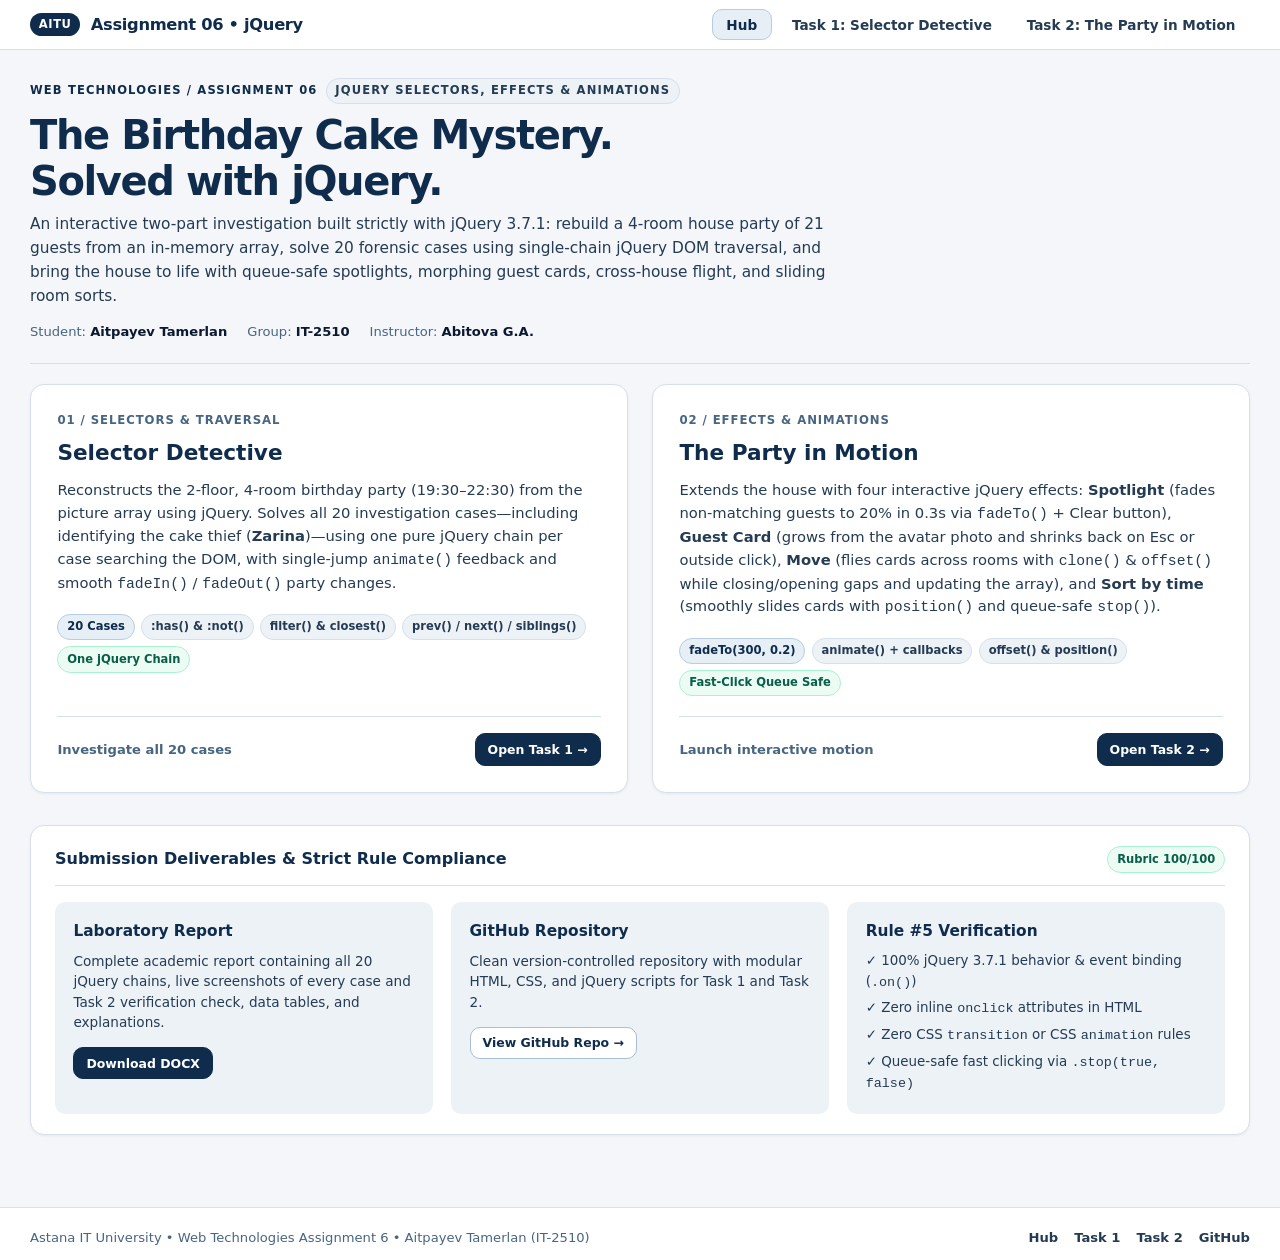
<file: index.html>
<!DOCTYPE html>
<html lang="en">
<head>
  <meta charset="UTF-8">
  <meta name="viewport" content="width=device-width, initial-scale=1.0">
  <title>Assignment 6 • jQuery (Selectors, Effects, Animations) • Aitpayev Tamerlan (IT-2510)</title>
  <meta name="description" content="Astana IT University - Web Technologies Assignment #6: jQuery Selectors, Traversal, Effects, and Animations by Aitpayev Tamerlan.">
  <link rel="stylesheet" href="style.css">
  <script src="https://code.jquery.com/jquery-3.7.1.min.js"></script>
</head>
<body>

  <!-- Top Navigation -->
  <nav class="navbar" aria-label="Main Navigation">
    <div class="container navbar-inner">
      <a href="index.html" class="brand-link">
        <span class="brand-badge">AITU</span>
        <span>Assignment 06 • jQuery</span>
      </a>
      <ul class="nav-links">
        <li><a href="index.html" class="nav-link active" aria-current="page">Hub</a></li>
        <li><a href="task1.html" class="nav-link">Task 1: Selector Detective</a></li>
        <li><a href="task2.html" class="nav-link">Task 2: The Party in Motion</a></li>
      </ul>
    </div>
  </nav>

  <main class="container">
    <!-- Hero Header -->
    <header class="page-header">
      <div class="eyebrow">
        <span>WEB TECHNOLOGIES / ASSIGNMENT 06</span>
        <span class="badge">jQuery Selectors, Effects &amp; Animations</span>
      </div>
      <h1 class="page-title">The Birthday Cake Mystery.<br>Solved with jQuery.</h1>
      <p class="page-desc">
        An interactive two-part investigation built strictly with jQuery 3.7.1: rebuild a 4-room house party of 21 guests from an in-memory array, solve 20 forensic cases using single-chain jQuery DOM traversal, and bring the house to life with queue-safe spotlights, morphing guest cards, cross-house flight, and sliding room sorts.
      </p>

      <div class="meta-bar">
        <div class="meta-item"><span>Student:</span> <strong>Aitpayev Tamerlan</strong></div>
        <div class="meta-item"><span>Group:</span> <strong>IT-2510</strong></div>
        <div class="meta-item"><span>Instructor:</span> <strong>Abitova G.A.</strong></div>
      </div>
    </header>

    <!-- Tasks Dashboard Grid -->
    <section class="dashboard-grid" aria-label="Assignment Tasks">

      <!-- Task 1 Card -->
      <article class="task-card">
        <div>
          <div class="task-number">01 / SELECTORS &amp; TRAVERSAL</div>
          <h2 class="task-title">Selector Detective</h2>
          <p class="task-summary">
            Reconstructs the 2-floor, 4-room birthday party (19:30–22:30) from the picture array using jQuery. Solves all 20 investigation cases—including identifying the cake thief (<strong>Zarina</strong>)—using one pure jQuery chain per case searching the DOM, with single-jump <code>animate()</code> feedback and smooth <code>fadeIn()</code> / <code>fadeOut()</code> party changes.
          </p>
          <div class="task-tags">
            <span class="badge badge-primary">20 Cases</span>
            <span class="badge badge-neutral">:has() &amp; :not()</span>
            <span class="badge badge-neutral">filter() &amp; closest()</span>
            <span class="badge badge-neutral">prev() / next() / siblings()</span>
            <span class="badge badge-success">One jQuery Chain</span>
          </div>
        </div>
        <div class="task-footer">
          <span class="task-link-label">Investigate all 20 cases</span>
          <a href="task1.html" class="btn btn-primary btn-sm">Open Task 1 →</a>
        </div>
      </article>

      <!-- Task 2 Card -->
      <article class="task-card">
        <div>
          <div class="task-number">02 / EFFECTS &amp; ANIMATIONS</div>
          <h2 class="task-title">The Party in Motion</h2>
          <p class="task-summary">
            Extends the house with four interactive jQuery effects: <strong>Spotlight</strong> (fades non-matching guests to 20% in 0.3s via <code>fadeTo()</code> + Clear button), <strong>Guest Card</strong> (grows from the avatar photo and shrinks back on Esc or outside click), <strong>Move</strong> (flies cards across rooms with <code>clone()</code> &amp; <code>offset()</code> while closing/opening gaps and updating the array), and <strong>Sort by time</strong> (smoothly slides cards with <code>position()</code> and queue-safe <code>stop()</code>).
          </p>
          <div class="task-tags">
            <span class="badge badge-primary">fadeTo(300, 0.2)</span>
            <span class="badge badge-neutral">animate() + callbacks</span>
            <span class="badge badge-neutral">offset() &amp; position()</span>
            <span class="badge badge-success">Fast-Click Queue Safe</span>
          </div>
        </div>
        <div class="task-footer">
          <span class="task-link-label">Launch interactive motion</span>
          <a href="task2.html" class="btn btn-primary btn-sm">Open Task 2 →</a>
        </div>
      </article>

    </section>

    <!-- Submission & Rules Compliance Overview -->
    <section class="detective-panel" aria-labelledby="deliverables-heading">
      <div class="cases-header" style="border-bottom: 1px solid var(--border-subtle); padding-bottom: 0.75rem; margin-bottom: 1rem;">
        <h2 id="deliverables-heading" class="cases-title">Submission Deliverables &amp; Strict Rule Compliance</h2>
        <span class="badge badge-success">Rubric 100/100</span>
      </div>

      <div style="display: grid; grid-template-columns: repeat(auto-fit, minmax(280px, 1fr)); gap: 1.15rem;">
        <div style="background-color: var(--bg-surface-elevated); padding: 1.15rem; border-radius: var(--radius-md);">
          <h3 style="font-size: 0.96rem; font-weight: 800; color: var(--color-primary); margin-bottom: 0.45rem;">Laboratory Report</h3>
          <p style="color: var(--text-secondary); font-size: 0.85rem; margin-bottom: 0.9rem; line-height: 1.5;">
            Complete academic report containing all 20 jQuery chains, live screenshots of every case and Task 2 verification check, data tables, and explanations.
          </p>
          <div style="display: flex; gap: 0.5rem; flex-wrap: wrap;">
            <a href="Assignment6_Aitpayev_Tamerlan.docx" class="btn btn-primary btn-sm" download>Download DOCX</a>
          </div>
        </div>

        <div style="background-color: var(--bg-surface-elevated); padding: 1.15rem; border-radius: var(--radius-md);">
          <h3 style="font-size: 0.96rem; font-weight: 800; color: var(--color-primary); margin-bottom: 0.45rem;">GitHub Repository</h3>
          <p style="color: var(--text-secondary); font-size: 0.85rem; margin-bottom: 0.9rem; line-height: 1.5;">
            Clean version-controlled repository with modular HTML, CSS, and jQuery scripts for Task 1 and Task 2.
          </p>
          <a href="https://github.com/tamerlanaitpayev1-netizen/web6" target="_blank" rel="noopener" class="btn btn-secondary btn-sm">
            View GitHub Repo →
          </a>
        </div>

        <div style="background-color: var(--bg-surface-elevated); padding: 1.15rem; border-radius: var(--radius-md);">
          <h3 style="font-size: 0.96rem; font-weight: 800; color: var(--color-primary); margin-bottom: 0.45rem;">Rule #5 Verification</h3>
          <ul style="list-style: none; font-size: 0.84rem; color: var(--text-secondary); display: flex; flex-direction: column; gap: 0.3rem;">
            <li>✓ 100% jQuery 3.7.1 behavior &amp; event binding (<code>.on()</code>)</li>
            <li>✓ Zero inline <code>onclick</code> attributes in HTML</li>
            <li>✓ Zero CSS <code>transition</code> or CSS <code>animation</code> rules</li>
            <li>✓ Queue-safe fast clicking via <code>.stop(true, false)</code></li>
          </ul>
        </div>
      </div>
    </section>
  </main>

  <footer class="site-footer">
    <div class="container footer-inner">
      <div>Astana IT University • Web Technologies Assignment 6 • Aitpayev Tamerlan (IT-2510)</div>
      <div class="footer-links">
        <a href="index.html">Hub</a>
        <a href="task1.html">Task 1</a>
        <a href="task2.html">Task 2</a>
        <a href="https://github.com/tamerlanaitpayev1-netizen/web6" target="_blank" rel="noopener">GitHub</a>
      </div>
    </div>
  </footer>

</body>
</html>
</file>
<file: style.css>
/* ==========================================================================
   ASSIGNMENT #6: jQUERY (SELECTORS, EFFECTS, ANIMATIONS)
   Student: Aitpayev Tamerlan (IT-2510) | Astana IT University
   Design System: Maritime Naval Blue & Warm Architectural House Palette
   Strict Rule 5 Compliance: ZERO CSS transitions, ZERO CSS animations!
   All behavioral motion is powered exclusively by jQuery effects/animations.
   ========================================================================== */

:root {
  /* Architectural & Editorial Color Ramp */
  --bg-main: #f4f6f9;
  --bg-surface: #ffffff;
  --bg-surface-subtle: #f8fafc;
  --bg-surface-elevated: #edf2f7;

  --border-subtle: #d5e0ec;
  --border-strong: #a9bed4;
  --border-focus: #0f2c4c;

  /* Same-ramp Navy to Slate Inks */
  --text-main: #0a192f;
  --text-secondary: #243b53;
  --text-muted: #486581;
  --text-dim: #7b93ab;

  /* Naval Blue Primary */
  --color-primary: #0f2c4c;
  --color-primary-hover: #07172b;
  --color-primary-light: #e6eef6;
  --color-primary-border: #b8cde0;

  /* House Timber & Architectural Tones (matching the party diagram) */
  --house-wood-dark: #5c3a28;
  --house-wood-mid: #734b34;
  --house-wood-border: #472b1c;
  --house-wall-label: #d8c8b4;
  --house-room-bg: #fdfbf7;
  --house-lawn: #559e4c;

  /* Guest Clothing Ring Palette (6 colors from legend) */
  --ring-blue: #2563eb;
  --ring-purple: #9333ea;
  --ring-green: #16a34a;
  --ring-red: #dc2626;
  --ring-black: #1e293b;
  --ring-yellow: #eab308;

  /* Detective Highlighting & Semantic States */
  --highlight-gold: #f59e0b;
  --highlight-bg: #fffbeb;
  --highlight-ring: #d97706;

  --thief-red: #dc2626;
  --thief-bg: #fef2f2;

  --color-success-bg: #edfbf5;
  --color-success-text: #065f46;
  --color-success-border: #a7f3d0;

  /* Typography */
  --font-sans: 'Inter', system-ui, -apple-system, BlinkMacSystemFont, 'Segoe UI', Roboto, sans-serif;
  --font-mono: 'JetBrains Mono', Consolas, 'SF Mono', monospace;

  /* Geometry & Elevation */
  --radius-sm: 6px;
  --radius-md: 10px;
  --radius-lg: 14px;
  --radius-full: 9999px;

  --shadow-sm: 0 1px 3px rgba(10, 25, 47, 0.06);
  --shadow-md: 0 4px 12px rgba(10, 25, 47, 0.08);
  --shadow-lg: 0 14px 32px rgba(10, 25, 47, 0.14);
}

/* Base Reset — Strictly NO CSS transition or animation properties anywhere */
*, *::before, *::after {
  box-sizing: border-box;
  margin: 0;
  padding: 0;
}

html {
  font-size: 16px;
  color-scheme: light;
  -webkit-font-smoothing: antialiased;
  -moz-osx-font-smoothing: grayscale;
}

body {
  min-height: 100vh;
  background-color: var(--bg-main);
  color: var(--text-main);
  font-family: var(--font-sans);
  line-height: 1.55;
  overflow-x: hidden;
  display: flex;
  flex-direction: column;
}

:focus-visible {
  outline: 2px solid var(--border-focus);
  outline-offset: 2px;
}

/* Layout Containers */
.container {
  width: 100%;
  max-width: 1260px;
  margin-left: auto;
  margin-right: auto;
  padding-left: 1.25rem;
  padding-right: 1.25rem;
}

/* Top Navigation Bar */
.navbar {
  background-color: var(--bg-surface);
  border-bottom: 1px solid var(--border-subtle);
  position: sticky;
  top: 0;
  z-index: 100;
}

.navbar-inner {
  display: flex;
  align-items: center;
  justify-content: space-between;
  padding-top: 0.75rem;
  padding-bottom: 0.75rem;
  gap: 1rem;
  flex-wrap: wrap;
}

.brand-link {
  display: flex;
  align-items: center;
  gap: 0.65rem;
  text-decoration: none;
  color: var(--color-primary);
  font-weight: 750;
  font-size: 1.02rem;
  letter-spacing: -0.02em;
}

.brand-badge {
  background-color: var(--color-primary);
  color: #ffffff;
  padding: 0.18rem 0.55rem;
  border-radius: var(--radius-full);
  font-size: 0.72rem;
  font-weight: 700;
  letter-spacing: 0.05em;
  text-transform: uppercase;
}

.nav-links {
  display: flex;
  list-style: none;
  gap: 0.35rem;
  align-items: center;
  flex-wrap: wrap;
}

.nav-link {
  text-decoration: none;
  color: var(--text-secondary);
  font-size: 0.85rem;
  font-weight: 600;
  padding: 0.42rem 0.85rem;
  border-radius: var(--radius-md);
  border: 1px solid transparent;
}

.nav-link:hover {
  color: var(--color-primary);
  background-color: var(--bg-surface-elevated);
}

.nav-link.active {
  color: var(--color-primary);
  background-color: var(--color-primary-light);
  border-color: var(--color-primary-border);
  font-weight: 700;
}

/* Page Header & Intro */
.page-header {
  padding: 1.75rem 0 1.25rem 0;
  margin-bottom: 1.25rem;
  border-bottom: 1px solid var(--border-subtle);
}

.eyebrow {
  text-transform: uppercase;
  font-size: 0.72rem;
  font-weight: 750;
  letter-spacing: 0.1em;
  color: var(--color-primary);
  margin-bottom: 0.5rem;
  display: flex;
  align-items: center;
  gap: 0.5rem;
  flex-wrap: wrap;
}

.eyebrow .badge {
  background-color: var(--bg-surface-elevated);
  padding: 0.18rem 0.55rem;
  border-radius: var(--radius-full);
  color: var(--text-secondary);
  font-weight: 650;
  border: 1px solid var(--border-subtle);
}

.page-title {
  font-size: clamp(1.75rem, 3.5vw, 2.5rem);
  font-weight: 800;
  letter-spacing: -0.035em;
  line-height: 1.15;
  margin-bottom: 0.6rem;
  color: var(--color-primary);
}

.page-desc {
  color: var(--text-secondary);
  font-size: 0.96rem;
  max-width: 820px;
  line-height: 1.55;
}

.meta-bar {
  display: flex;
  align-items: center;
  gap: 1.25rem;
  margin-top: 0.85rem;
  font-size: 0.82rem;
  color: var(--text-muted);
  flex-wrap: wrap;
}

.meta-item strong {
  color: var(--text-main);
  font-weight: 700;
}

main {
  flex: 1 0 auto;
  padding-bottom: 3rem;
}

/* ==========================================================================
   ARCHITECTURAL HOUSE COMPONENT ("The Party, 19:30 - 22:30")
   ========================================================================== */
.house-wrapper {
  margin-bottom: 1.5rem;
  display: flex;
  flex-direction: column;
  align-items: center;
}

/* Pitched Roof */
.house-roof {
  width: 100%;
  max-width: 1220px;
  height: 76px;
  background-color: var(--house-wood-dark);
  clip-path: polygon(50% 0%, 100% 100%, 0% 100%);
  display: flex;
  flex-direction: column;
  align-items: center;
  justify-content: flex-end;
  padding-bottom: 10px;
  position: relative;
}

.roof-banner {
  background-color: #fdfbf7;
  border: 2px solid var(--house-wood-border);
  border-radius: var(--radius-sm);
  padding: 0.25rem 1.25rem;
  font-weight: 800;
  font-size: 0.95rem;
  color: #2b1810;
  box-shadow: var(--shadow-sm);
  letter-spacing: -0.01em;
}

/* Main Building Body */
.house-frame {
  width: 100%;
  max-width: 1220px;
  background-color: var(--house-wood-mid);
  border: 6px solid var(--house-wood-dark);
  border-top: 4px solid var(--house-wood-border);
  border-radius: 0 0 4px 4px;
  box-shadow: var(--shadow-md);
  overflow: visible;
}

/* Floor Row (Floor 2 & Floor 1) */
.floor-row {
  display: grid;
  grid-template-columns: 44px 1fr;
  border-bottom: 6px solid var(--house-wood-dark);
}

.floor-row:last-child {
  border-bottom: none;
}

.floor-label-bar {
  background-color: var(--house-wall-label);
  border-right: 4px solid var(--house-wood-dark);
  display: flex;
  align-items: center;
  justify-content: center;
  writing-mode: vertical-rl;
  transform: rotate(180deg);
  font-size: 0.78rem;
  font-weight: 800;
  letter-spacing: 0.22em;
  color: #3d2516;
  text-transform: uppercase;
  user-select: none;
  padding: 0.5rem 0;
}

.floor-rooms {
  display: grid;
  grid-template-columns: 44fr 56fr;
  background-color: var(--house-wood-dark);
  gap: 5px;
}

/* Individual Room Container */
.room {
  background-color: var(--house-room-bg);
  padding: 0.75rem 0.85rem 0.9rem 0.85rem;
  display: flex;
  flex-direction: column;
  justify-content: space-between;
  position: relative;
  min-height: 215px;
  border: 2px solid transparent;
}

/* Balcony Railing Visual Decoration */
.room[data-room="balcony"] {
  background-image: linear-gradient(to bottom, #f0f6fc 0%, #fdfbf7 55%);
}

/* Room Highlight State when Case 14, 15, or 16 matches a Room */
.room.is-found-room {
  background-color: #fffbeb;
  border-color: var(--highlight-gold);
  box-shadow: inset 0 0 0 2px var(--highlight-gold);
}

.room-header {
  display: flex;
  align-items: center;
  justify-content: space-between;
  margin-bottom: 0.6rem;
  gap: 0.5rem;
}

.room-title-wrap {
  display: flex;
  align-items: center;
  gap: 0.45rem;
}

.room-name {
  font-size: 0.95rem;
  font-weight: 800;
  color: #2b1810;
  letter-spacing: -0.01em;
}

.room-count-badge {
  font-size: 0.7rem;
  font-weight: 700;
  color: var(--text-muted);
  background-color: #efe9de;
  padding: 0.1rem 0.45rem;
  border-radius: var(--radius-full);
}

/* Sort by Time Button inside Room Header (Task 2) */
.btn-sort-room {
  font-family: inherit;
  font-size: 0.73rem;
  font-weight: 700;
  padding: 0.24rem 0.65rem;
  border-radius: var(--radius-full);
  background-color: var(--bg-surface);
  color: var(--color-primary);
  border: 1px solid var(--border-strong);
  cursor: pointer;
  display: inline-flex;
  align-items: center;
  gap: 0.3rem;
}

.btn-sort-room:hover {
  background-color: var(--color-primary-light);
  border-color: var(--color-primary);
}

.btn-sort-room.is-sorted {
  background-color: var(--color-primary);
  color: #ffffff;
  border-color: var(--color-primary);
}

/* Guests Horizontal Lineup inside Room */
.room-guests {
  display: flex;
  align-items: flex-end;
  gap: 0.45rem;
  min-height: 158px;
  position: relative;
  flex-wrap: nowrap;
  overflow-x: visible;
}

/* ==========================================================================
   GUEST CARD COMPONENT
   ========================================================================== */
.guest-card {
  width: 82px;
  min-width: 74px;
  background-color: #ffffff;
  border: 1.5px solid #e2d9c8;
  border-radius: var(--radius-md);
  padding: 0.45rem 0.3rem 0.4rem 0.3rem;
  display: flex;
  flex-direction: column;
  align-items: center;
  position: relative;
  top: 0;
  left: 0;
  box-shadow: 0 2px 4px rgba(43, 24, 16, 0.05);
  user-select: none;
  flex-shrink: 0;
}

.task2-mode .guest-card {
  cursor: pointer;
}

.task2-mode .guest-card:hover {
  border-color: var(--color-primary);
}

/* Highlighted Guest Card when found by a Detective Case */
.guest-card.is-found {
  background-color: var(--highlight-bg);
  border-color: var(--highlight-ring);
  box-shadow: 0 0 0 2.5px var(--highlight-gold), 0 6px 14px rgba(217, 119, 6, 0.22);
  z-index: 5;
}

/* Special Thief Highlight for Case 20 */
.guest-card.is-thief {
  background-color: var(--thief-bg);
  border-color: var(--thief-red);
  box-shadow: 0 0 0 3px var(--thief-red), 0 8px 18px rgba(220, 38, 38, 0.28);
  z-index: 6;
}

/* Avatar Ring with Clothing Color */
.avatar-wrapper {
  position: relative;
  width: 54px;
  height: 54px;
  margin-bottom: 0.3rem;
}

.avatar-ring {
  width: 54px;
  height: 54px;
  border-radius: 50%;
  border: 3.5px solid var(--ring-black);
  background-color: #f8fafc;
  overflow: hidden;
  display: flex;
  align-items: center;
  justify-content: center;
}

.guest-card.color-blue .avatar-ring   { border-color: var(--ring-blue); }
.guest-card.color-purple .avatar-ring { border-color: var(--ring-purple); }
.guest-card.color-green .avatar-ring  { border-color: var(--ring-green); }
.guest-card.color-red .avatar-ring    { border-color: var(--ring-red); }
.guest-card.color-black .avatar-ring  { border-color: var(--ring-black); }
.guest-card.color-yellow .avatar-ring { border-color: var(--ring-yellow); }

.guest-avatar {
  width: 100%;
  height: 100%;
  object-fit: cover;
  display: block;
}

/* AITU Student Badge on Top-Right of Avatar */
.aitu-badge {
  position: absolute;
  top: -2px;
  right: -4px;
  width: 20px;
  height: 20px;
  border-radius: 50%;
  background-color: #0284c7;
  color: #ffffff;
  border: 2px solid #ffffff;
  display: flex;
  align-items: center;
  justify-content: center;
  box-shadow: 0 1px 3px rgba(0,0,0,0.2);
}

.aitu-badge svg {
  width: 11px;
  height: 11px;
}

/* Guest Name & Time */
.guest-name {
  font-size: 0.76rem;
  font-weight: 800;
  color: var(--text-main);
  line-height: 1.15;
  margin-bottom: 0.15rem;
  text-align: center;
  white-space: nowrap;
}

.guest-time {
  font-size: 0.66rem;
  font-weight: 600;
  color: var(--text-muted);
  font-family: var(--font-mono);
  display: flex;
  align-items: center;
  gap: 2px;
  margin-bottom: 0.25rem;
  padding-bottom: 0.2rem;
  border-bottom: 1px solid #f1ece1;
  width: 100%;
  justify-content: center;
}

.guest-time svg {
  width: 9px;
  height: 9px;
  opacity: 0.75;
}

/* Things Icons Bar */
.guest-things {
  display: flex;
  align-items: center;
  justify-content: center;
  gap: 3px;
  min-height: 16px;
}

.thing-icon {
  display: inline-flex;
  align-items: center;
  justify-content: center;
  width: 15px;
  height: 15px;
  color: #334e68;
}

.thing-icon.thing-crumbs {
  color: #b45309;
}

.thing-icon svg {
  width: 13px;
  height: 13px;
}

/* House Lawn & Legend Bar */
.house-foundation {
  width: 100%;
  max-width: 1250px;
  background-color: var(--house-wood-mid);
  border: 4px solid var(--house-wood-dark);
  border-top: 5px solid var(--house-lawn);
  border-radius: 0 0 8px 8px;
  padding: 0.65rem 1rem;
  display: flex;
  justify-content: center;
}

.legend-bar {
  background-color: #fdfbf7;
  border: 1.5px solid var(--house-wood-dark);
  border-radius: var(--radius-md);
  padding: 0.45rem 1.1rem;
  display: flex;
  align-items: center;
  flex-wrap: wrap;
  gap: 1.35rem;
  font-size: 0.78rem;
  font-weight: 650;
  color: #2b1810;
}

.legend-group {
  display: flex;
  align-items: center;
  gap: 0.5rem;
  flex-wrap: wrap;
}

.color-dots {
  display: inline-flex;
  align-items: center;
  gap: 4px;
}

.color-dot {
  width: 10px;
  height: 10px;
  border-radius: 50%;
  display: inline-block;
}

.legend-item {
  display: inline-flex;
  align-items: center;
  gap: 0.28rem;
}

.legend-item svg {
  width: 14px;
  height: 14px;
}

/* ==========================================================================
   DETECTIVE CONSOLE & RESULT BANNER
   ========================================================================== */
.detective-panel {
  background-color: var(--bg-surface);
  border: 1px solid var(--border-subtle);
  border-radius: var(--radius-lg);
  padding: 1.25rem 1.5rem;
  box-shadow: var(--shadow-sm);
  margin-bottom: 1.5rem;
}

.detective-status-bar {
  background-color: var(--bg-surface-subtle);
  border: 1.5px solid var(--border-strong);
  border-radius: var(--radius-md);
  padding: 0.85rem 1.15rem;
  margin-bottom: 1.15rem;
  display: flex;
  align-items: center;
  justify-content: space-between;
  flex-wrap: wrap;
  gap: 0.85rem;
}

.status-left {
  display: flex;
  flex-direction: column;
  gap: 0.2rem;
}

.status-case-title {
  font-size: 0.95rem;
  font-weight: 800;
  color: var(--color-primary);
}

.status-result-text {
  font-size: 0.9rem;
  color: var(--text-secondary);
  font-weight: 600;
}

.status-result-text strong {
  color: var(--color-primary);
  font-weight: 800;
}

.status-chain-box {
  background-color: #0f172a;
  color: #e2e8f0;
  font-family: var(--font-mono);
  font-size: 0.76rem;
  padding: 0.45rem 0.8rem;
  border-radius: var(--radius-sm);
  overflow-x: auto;
  max-width: 100%;
  border: 1px solid #334155;
}

/* Case Buttons Grid (20 Cases) */
.cases-header {
  display: flex;
  align-items: center;
  justify-content: space-between;
  margin-bottom: 0.85rem;
  flex-wrap: wrap;
  gap: 0.5rem;
}

.cases-title {
  font-size: 1rem;
  font-weight: 800;
  color: var(--color-primary);
}

.cases-grid {
  display: grid;
  grid-template-columns: repeat(auto-fill, minmax(225px, 1fr));
  gap: 0.55rem;
}

.btn-case {
  display: flex;
  align-items: flex-start;
  gap: 0.55rem;
  text-align: left;
  background-color: var(--bg-surface-subtle);
  border: 1px solid var(--border-subtle);
  border-radius: var(--radius-md);
  padding: 0.55rem 0.7rem;
  cursor: pointer;
  font-family: inherit;
  color: var(--text-main);
}

.btn-case:hover {
  background-color: var(--bg-surface-elevated);
  border-color: var(--border-strong);
}

.btn-case.is-active {
  background-color: var(--color-primary-light);
  border-color: var(--color-primary);
  box-shadow: 0 0 0 1px var(--color-primary);
}

.btn-case.case-thief {
  background-color: #fef2f2;
  border-color: #fca5a5;
}

.btn-case.case-thief.is-active {
  background-color: #fee2e2;
  border-color: #dc2626;
  box-shadow: 0 0 0 1.5px #dc2626;
}

.case-num {
  background-color: var(--color-primary);
  color: #ffffff;
  font-size: 0.7rem;
  font-weight: 800;
  min-width: 24px;
  height: 22px;
  border-radius: var(--radius-sm);
  display: inline-flex;
  align-items: center;
  justify-content: center;
  flex-shrink: 0;
  font-family: var(--font-mono);
}

.btn-case.case-thief .case-num {
  background-color: #dc2626;
}

.case-label {
  font-size: 0.78rem;
  font-weight: 600;
  line-height: 1.3;
  color: var(--text-secondary);
}

.btn-case.is-active .case-label {
  color: var(--color-primary);
  font-weight: 700;
}

/* ==========================================================================
   TASK 2: FLOATING GUEST INSPECTOR CARD (Grows from photo & shrinks back)
   ========================================================================== */
.guest-popup-card {
  position: absolute;
  z-index: 1000;
  background-color: #ffffff;
  border: 2px solid var(--color-primary);
  border-radius: var(--radius-lg);
  box-shadow: var(--shadow-lg);
  overflow: hidden;
  display: none;
  padding: 1.15rem;
  color: var(--text-main);
}

.popup-inner {
  display: flex;
  flex-direction: column;
  gap: 0.75rem;
}

.popup-header {
  display: flex;
  align-items: center;
  gap: 0.85rem;
  border-bottom: 1px solid var(--border-subtle);
  padding-bottom: 0.75rem;
}

.popup-avatar-ring {
  width: 56px;
  height: 56px;
  border-radius: 50%;
  border: 4px solid var(--ring-black);
  overflow: hidden;
  flex-shrink: 0;
  background-color: #f8fafc;
}

.popup-avatar-ring img {
  width: 100%;
  height: 100%;
  object-fit: cover;
}

.popup-title-area {
  flex: 1;
}

.popup-name {
  font-size: 1.15rem;
  font-weight: 800;
  color: var(--color-primary);
  line-height: 1.2;
}

.popup-room-tag {
  font-size: 0.75rem;
  font-weight: 700;
  color: var(--text-muted);
  text-transform: uppercase;
  letter-spacing: 0.05em;
}

.btn-close-popup {
  background: var(--bg-surface-elevated);
  border: 1px solid var(--border-subtle);
  border-radius: 50%;
  width: 28px;
  height: 28px;
  cursor: pointer;
  font-weight: 800;
  color: var(--text-secondary);
  display: inline-flex;
  align-items: center;
  justify-content: center;
}

.btn-close-popup:hover {
  background: var(--color-danger-bg);
  color: var(--thief-red);
}

.popup-details-list {
  list-style: none;
  display: flex;
  flex-direction: column;
  gap: 0.38rem;
  font-size: 0.85rem;
  color: var(--text-secondary);
  background-color: var(--bg-surface-subtle);
  padding: 0.65rem 0.8rem;
  border-radius: var(--radius-md);
  border: 1px solid var(--border-subtle);
}

.popup-details-list li {
  display: flex;
  align-items: center;
  gap: 0.45rem;
  font-weight: 600;
}

.popup-details-list li::before {
  content: "•";
  color: var(--color-primary);
  font-weight: 800;
}

.popup-moves-title {
  font-size: 0.74rem;
  font-weight: 800;
  text-transform: uppercase;
  letter-spacing: 0.06em;
  color: var(--text-muted);
}

.popup-move-buttons {
  display: flex;
  flex-direction: column;
  gap: 0.4rem;
}

.btn-move-room {
  font-family: inherit;
  font-size: 0.8rem;
  font-weight: 700;
  padding: 0.45rem 0.75rem;
  border-radius: var(--radius-md);
  background-color: var(--color-primary);
  color: #ffffff;
  border: 1px solid var(--color-primary);
  cursor: pointer;
  text-align: center;
}

.btn-move-room:hover {
  background-color: var(--color-primary-hover);
}

/* Ghost Placeholder for Smooth Room Moves */
.guest-slot-spacer {
  height: 150px;
  flex-shrink: 0;
  pointer-events: none;
}

/* ==========================================================================
   GENERAL BUTTONS & HUB CARDS
   ========================================================================== */
.btn {
  display: inline-flex;
  align-items: center;
  justify-content: center;
  gap: 0.4rem;
  font-family: inherit;
  font-size: 0.84rem;
  font-weight: 700;
  padding: 0.52rem 1rem;
  border-radius: var(--radius-full);
  border: 1px solid transparent;
  cursor: pointer;
  text-decoration: none;
}

.btn-primary {
  background-color: var(--color-primary);
  color: #ffffff;
  border-color: var(--color-primary);
}

.btn-primary:hover {
  background-color: var(--color-primary-hover);
}

.btn-secondary {
  background-color: var(--bg-surface);
  color: var(--color-primary);
  border-color: var(--border-strong);
}

.btn-secondary:hover {
  background-color: var(--bg-surface-elevated);
}

.btn-sm {
  padding: 0.35rem 0.75rem;
  font-size: 0.78rem;
  border-radius: var(--radius-md);
}

.dashboard-grid {
  display: grid;
  grid-template-columns: repeat(auto-fit, minmax(340px, 1fr));
  gap: 1.5rem;
  margin-bottom: 2rem;
}

.task-card {
  background-color: var(--bg-surface);
  border: 1px solid var(--border-subtle);
  border-radius: var(--radius-lg);
  padding: 1.65rem;
  display: flex;
  flex-direction: column;
  justify-content: space-between;
  box-shadow: var(--shadow-sm);
}

.task-number {
  font-size: 0.73rem;
  font-weight: 800;
  letter-spacing: 0.08em;
  color: var(--text-muted);
  margin-bottom: 0.45rem;
}

.task-title {
  font-size: 1.35rem;
  font-weight: 800;
  color: var(--color-primary);
  margin-bottom: 0.6rem;
}

.task-summary {
  font-size: 0.92rem;
  color: var(--text-secondary);
  margin-bottom: 1.15rem;
  line-height: 1.55;
}

.task-tags {
  display: flex;
  flex-wrap: wrap;
  gap: 0.4rem;
  margin-bottom: 1.25rem;
}

.badge {
  display: inline-flex;
  align-items: center;
  padding: 0.2rem 0.55rem;
  font-size: 0.72rem;
  font-weight: 700;
  border-radius: var(--radius-full);
  border: 1px solid transparent;
}

.badge-primary { background: var(--color-primary-light); color: var(--color-primary); border-color: var(--color-primary-border); }
.badge-success { background: var(--color-success-bg); color: var(--color-success-text); border-color: var(--color-success-border); }
.badge-neutral { background: var(--bg-surface-elevated); color: var(--text-secondary); border-color: var(--border-subtle); }

.task-footer {
  display: flex;
  align-items: center;
  justify-content: space-between;
  padding-top: 1rem;
  border-top: 1px solid var(--border-subtle);
}

.task-link-label {
  font-size: 0.82rem;
  font-weight: 700;
  color: var(--text-muted);
}

/* Site Footer */
.site-footer {
  background-color: var(--bg-surface);
  border-top: 1px solid var(--border-subtle);
  padding: 1.25rem 0;
  font-size: 0.82rem;
  color: var(--text-muted);
}

.footer-inner {
  display: flex;
  align-items: center;
  justify-content: space-between;
  flex-wrap: wrap;
  gap: 1rem;
}

.footer-links {
  display: flex;
  gap: 1rem;
}

.footer-links a {
  color: var(--text-secondary);
  text-decoration: none;
  font-weight: 600;
}

.footer-links a:hover {
  color: var(--color-primary);
}

/* Responsive Adjustments */
@media (max-width: 1100px) {
  .floor-rooms {
    grid-template-columns: 1fr;
  }
  .room-guests {
    flex-wrap: wrap;
  }
}
</file>
